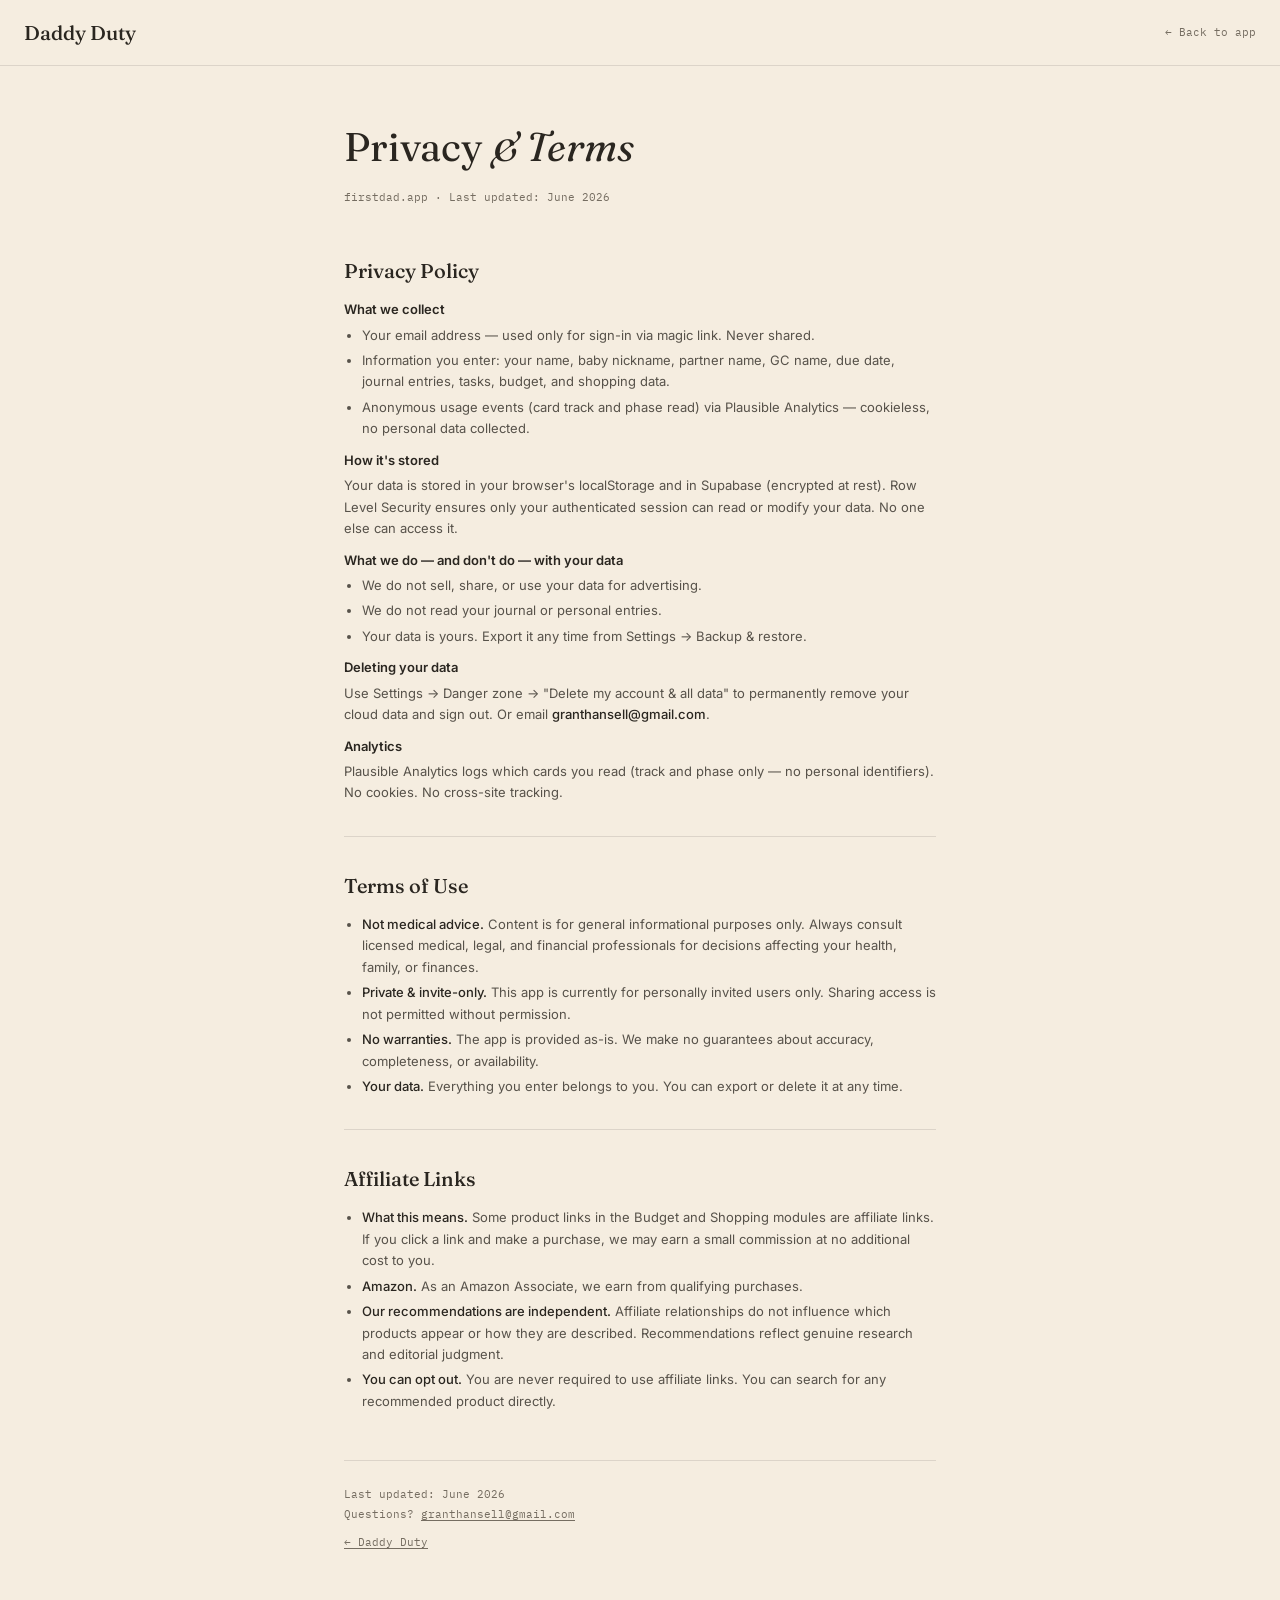
<file: docs/privacy.html>
<!DOCTYPE html>
<html lang="en">
<head>
<meta charset="UTF-8" />
<meta name="viewport" content="width=device-width, initial-scale=1.0"/>
<title>Daddy Duty — Privacy &amp; Terms</title>
<link rel="preconnect" href="https://fonts.googleapis.com">
<link rel="preconnect" href="https://fonts.gstatic.com" crossorigin>
<link href="https://fonts.googleapis.com/css2?family=Fraunces:ital,opsz,wght@0,9..144,300..900;1,9..144,300..900&family=IBM+Plex+Mono:wght@300;400;500;600&family=Inter:wght@300;400;500;600;700&display=swap" rel="stylesheet">
<style>
:root {
  --cream:         #f5ede0;
  --cream-deep:    #ece1cc;
  --cream-deeper:  #e0d2b6;
  --ink:           #2a2620;
  --ink-soft:      #57524a;
  --ink-muted:     #756d61;
  --terra:         #c97156;
  --terra-deep:    #a85a42;
  --rule:          rgba(42,38,32,.12);
  --font-display: "Fraunces", "Cormorant Garamond", Georgia, serif;
  --font-body:    "Inter", -apple-system, BlinkMacSystemFont, "Segoe UI", sans-serif;
  --font-mono:    "IBM Plex Mono", "JetBrains Mono", "SF Mono", Menlo, monospace;
  --fs-h4:        clamp(1.05rem, 1.6vw, 1.25rem);
}

*, *::before, *::after { box-sizing: border-box; margin: 0; padding: 0; }

body {
  background: var(--cream);
  color: var(--ink);
  font-family: var(--font-body);
  font-size: 15px;
  line-height: 1.65;
  min-height: 100vh;
}

nav {
  border-bottom: 1px solid var(--rule);
  padding: 16px 24px;
  display: flex;
  align-items: center;
  justify-content: space-between;
}

.wordmark {
  font-family: var(--font-display);
  font-weight: 500;
  font-size: 1.25rem;
  color: var(--ink);
  text-decoration: none;
}

.back-link {
  font-family: var(--font-mono);
  font-size: 11px;
  color: var(--ink-muted);
  text-decoration: none;
  transition: color .15s;
}

.back-link:hover { color: var(--terra); }

main {
  max-width: 640px;
  margin: 0 auto;
  padding: 48px 24px 80px;
}

h1 {
  font-family: var(--font-display);
  font-weight: 400;
  font-size: clamp(1.75rem, 4vw, 2.5rem);
  color: var(--ink);
  margin-bottom: 8px;
}

h1 em { font-style: italic; }

.page-subtitle {
  font-family: var(--font-mono);
  font-size: 11px;
  color: var(--ink-muted);
  margin-bottom: 48px;
}

.policy-section {
  margin-bottom: 32px;
}

.policy-section + .policy-section {
  border-top: 1px solid var(--rule);
  padding-top: 32px;
}

.policy-section h2 {
  font-family: var(--font-display);
  font-weight: 500;
  font-size: var(--fs-h4);
  color: var(--ink);
  margin-bottom: 12px;
}

.policy-section p,
.policy-section ul {
  font-size: 13px;
  color: var(--ink-soft);
  line-height: 1.65;
  margin-bottom: 10px;
}

.policy-section ul {
  padding-left: 18px;
}

.policy-section li {
  margin-bottom: 4px;
}

.policy-section strong {
  color: var(--ink);
  font-weight: 500;
}

.policy-section p.subhead {
  font-weight: 600;
  color: var(--ink);
  font-size: 13px;
  margin-bottom: 4px;
}

footer {
  border-top: 1px solid var(--rule);
  margin-top: 48px;
  padding-top: 24px;
  font-family: var(--font-mono);
  font-size: 11px;
  color: var(--ink-muted);
  line-height: 1.8;
}

footer a {
  color: var(--ink-muted);
  text-decoration: underline;
  text-underline-offset: 2px;
}

footer a:hover { color: var(--terra); }
</style>
</head>
<body>

<nav>
  <a class="wordmark" href="./">Daddy Duty</a>
  <a class="back-link" href="./">← Back to app</a>
</nav>

<main>
  <h1>Privacy <em>&amp; Terms</em></h1>
  <p class="page-subtitle">firstdad.app &middot; Last updated: June 2026</p>

  <div class="policy-section">
    <h2>Privacy Policy</h2>
    <p class="subhead">What we collect</p>
    <ul>
      <li>Your email address — used only for sign-in via magic link. Never shared.</li>
      <li>Information you enter: your name, baby nickname, partner name, GC name, due date, journal entries, tasks, budget, and shopping data.</li>
      <li>Anonymous usage events (card track and phase read) via Plausible Analytics — cookieless, no personal data collected.</li>
    </ul>
    <p class="subhead">How it's stored</p>
    <p>Your data is stored in your browser's localStorage and in Supabase (encrypted at rest). Row Level Security ensures only your authenticated session can read or modify your data. No one else can access it.</p>
    <p class="subhead">What we do — and don't do — with your data</p>
    <ul>
      <li>We do not sell, share, or use your data for advertising.</li>
      <li>We do not read your journal or personal entries.</li>
      <li>Your data is yours. Export it any time from Settings → Backup &amp; restore.</li>
    </ul>
    <p class="subhead">Deleting your data</p>
    <p>Use Settings → Danger zone → "Delete my account &amp; all data" to permanently remove your cloud data and sign out. Or email <strong>granthansell@gmail.com</strong>.</p>
    <p class="subhead">Analytics</p>
    <p>Plausible Analytics logs which cards you read (track and phase only — no personal identifiers). No cookies. No cross-site tracking.</p>
  </div>

  <div class="policy-section">
    <h2>Terms of Use</h2>
    <ul>
      <li><strong>Not medical advice.</strong> Content is for general informational purposes only. Always consult licensed medical, legal, and financial professionals for decisions affecting your health, family, or finances.</li>
      <li><strong>Private &amp; invite-only.</strong> This app is currently for personally invited users only. Sharing access is not permitted without permission.</li>
      <li><strong>No warranties.</strong> The app is provided as-is. We make no guarantees about accuracy, completeness, or availability.</li>
      <li><strong>Your data.</strong> Everything you enter belongs to you. You can export or delete it at any time.</li>
    </ul>
  </div>

  <div class="policy-section">
    <h2>Affiliate Links</h2>
    <ul>
      <li><strong>What this means.</strong> Some product links in the Budget and Shopping modules are affiliate links. If you click a link and make a purchase, we may earn a small commission at no additional cost to you.</li>
      <li><strong>Amazon.</strong> As an Amazon Associate, we earn from qualifying purchases.</li>
      <li><strong>Our recommendations are independent.</strong> Affiliate relationships do not influence which products appear or how they are described. Recommendations reflect genuine research and editorial judgment.</li>
      <li><strong>You can opt out.</strong> You are never required to use affiliate links. You can search for any recommended product directly.</li>
    </ul>
  </div>

  <footer>
    <p>Last updated: June 2026</p>
    <p>Questions? <a href="mailto:granthansell@gmail.com">granthansell@gmail.com</a></p>
    <p style="margin-top:8px;"><a href="./">← Daddy Duty</a></p>
  </footer>
</main>

</body>
</html>
</file>
